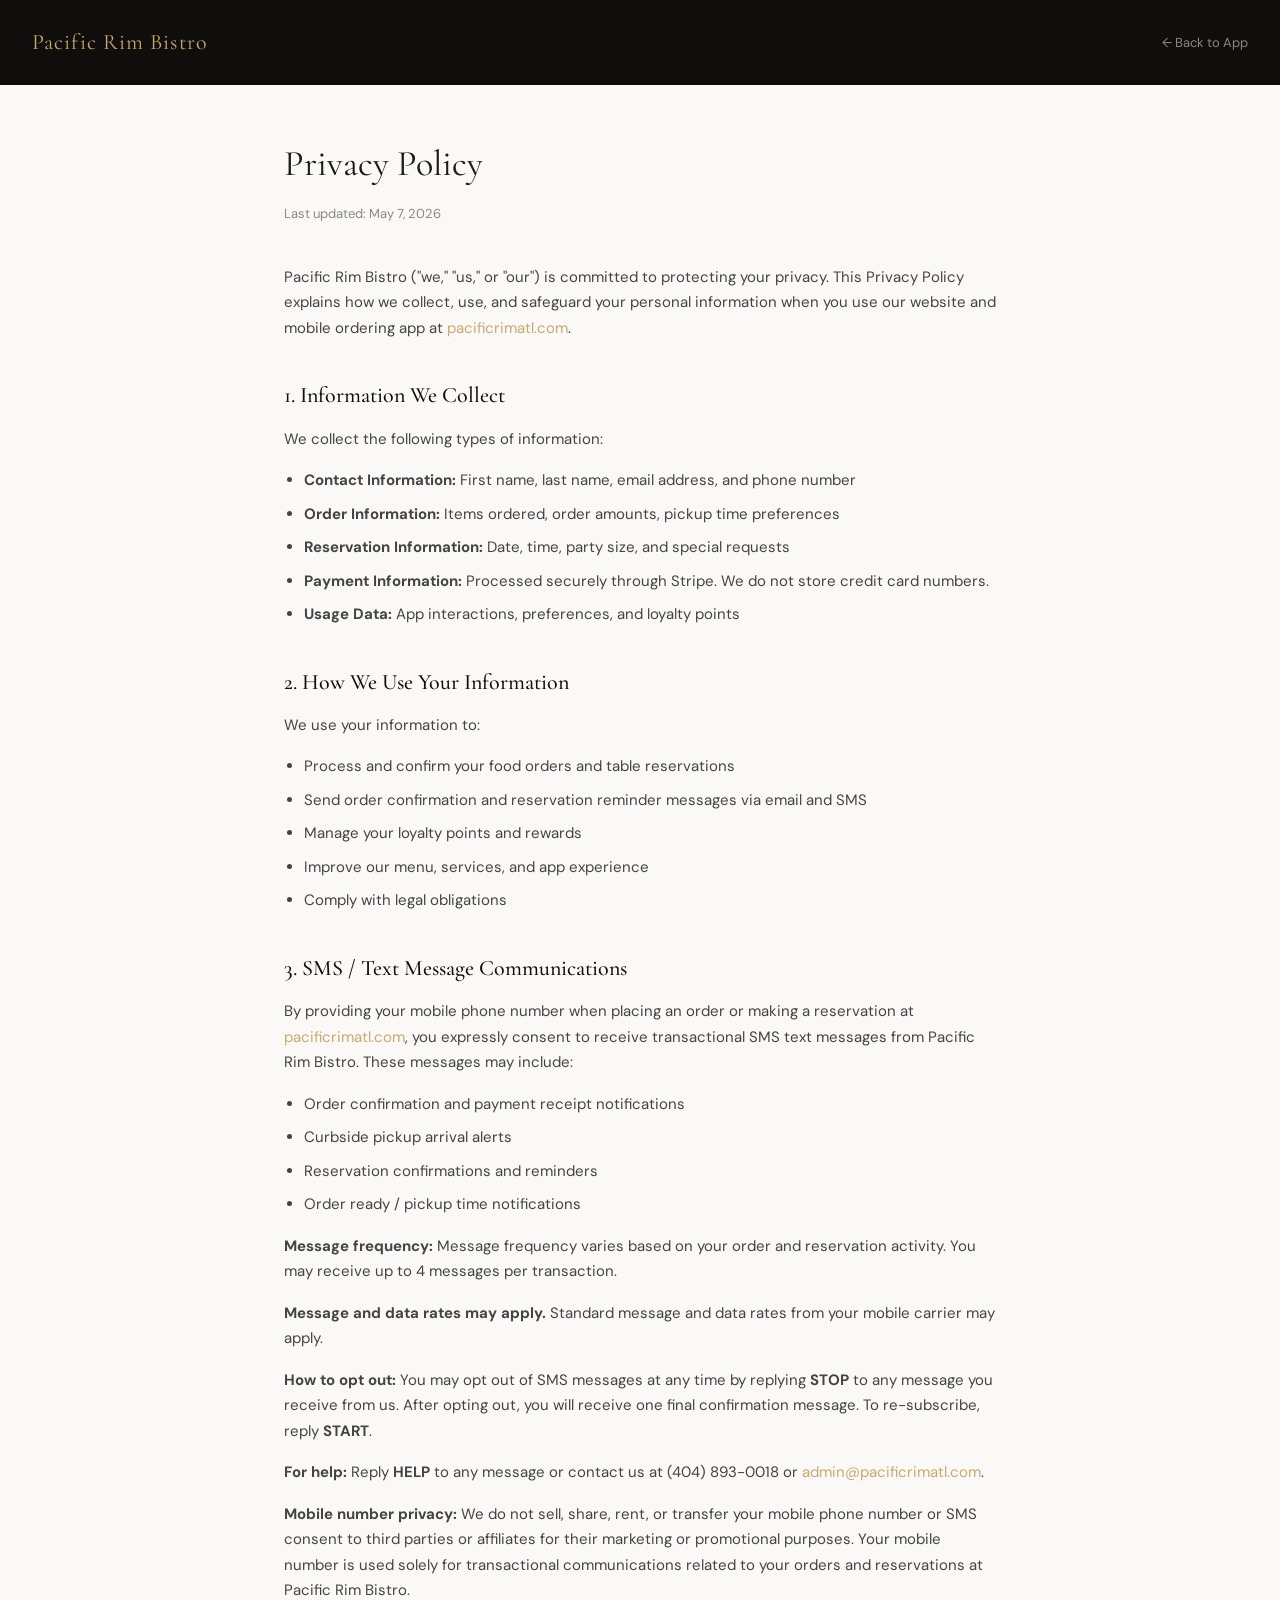
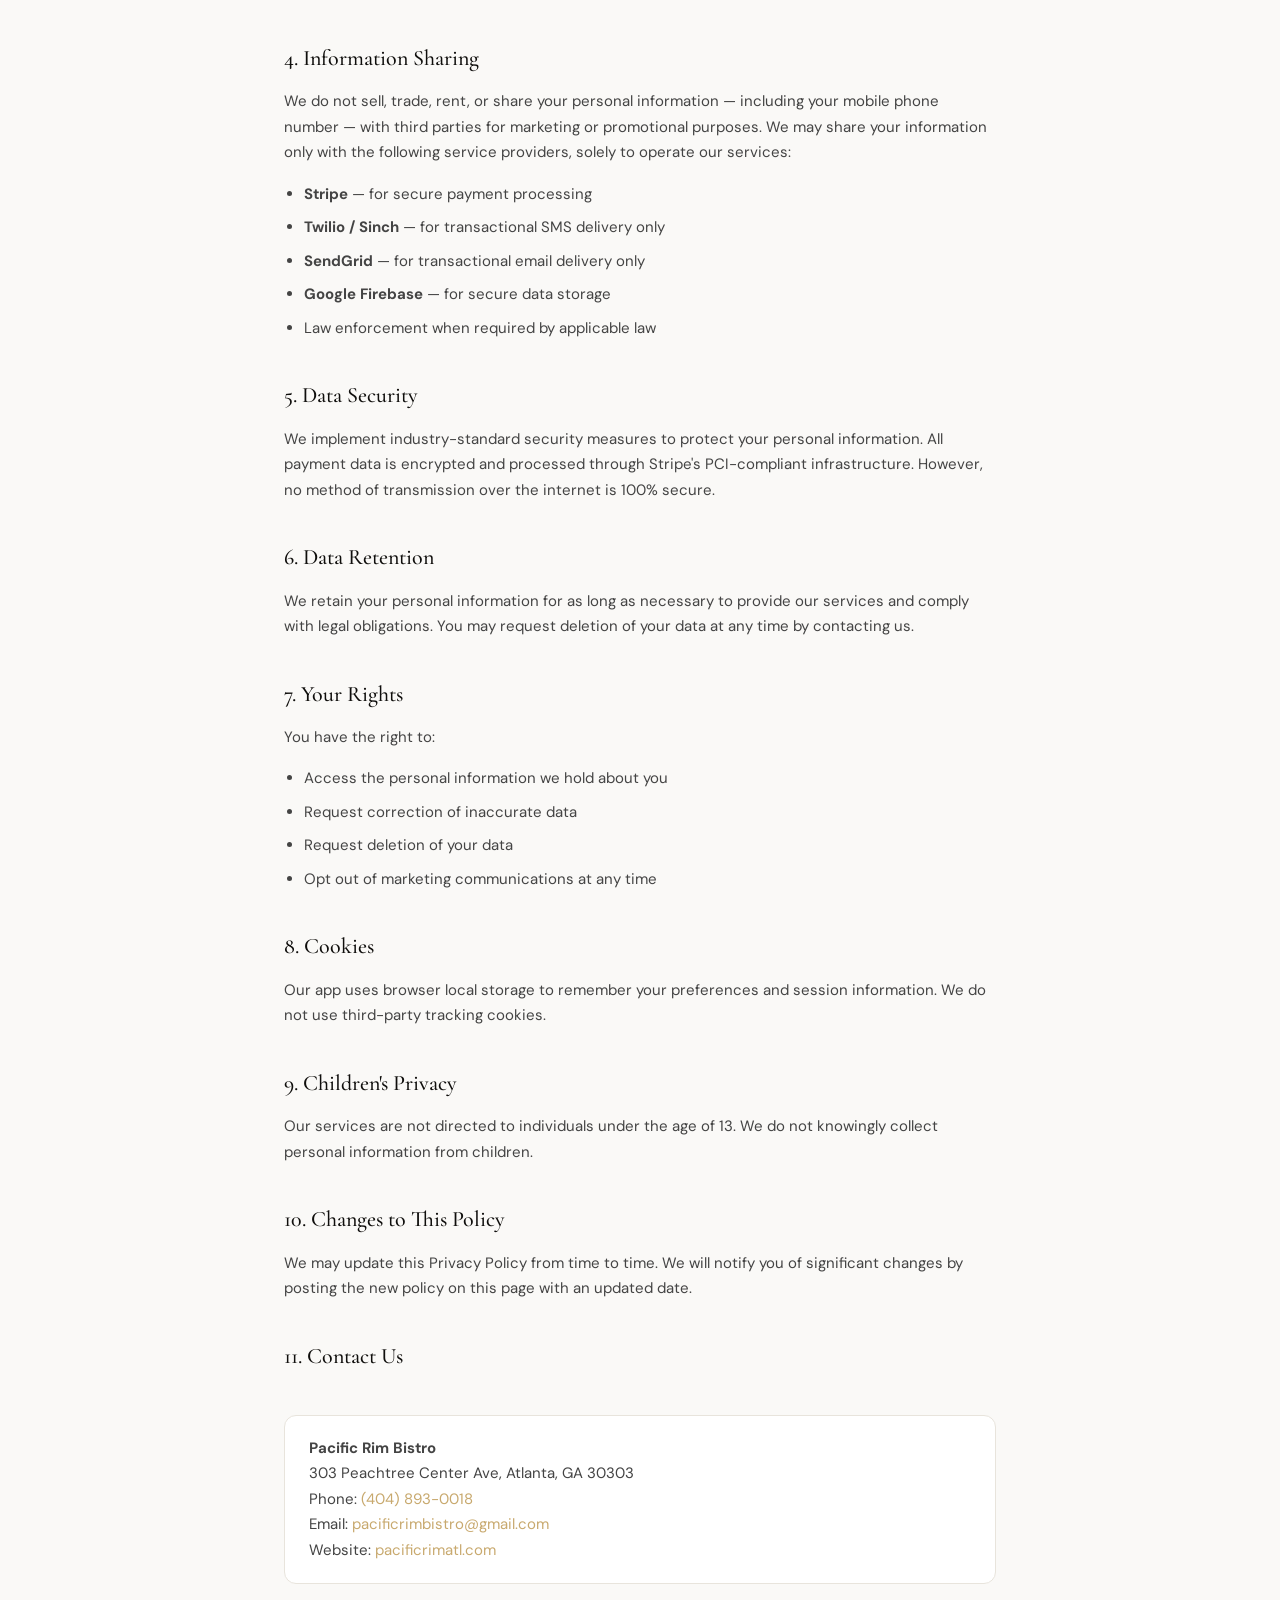
<file: privacy-policy.html>
<!DOCTYPE html>
<html lang="en">
<head>
  <meta charset="UTF-8"/>
  <meta name="viewport" content="width=device-width, initial-scale=1.0"/>
  <title>Privacy Policy — Pacific Rim Bistro</title>
  <link href="https://fonts.googleapis.com/css2?family=Cormorant+Garamond:wght@300;400;500;600&family=DM+Sans:wght@300;400;500&display=swap" rel="stylesheet"/>
  <style>
    * { box-sizing: border-box; margin: 0; padding: 0; }
    body { font-family: 'DM Sans', sans-serif; background: #faf9f7; color: #1a1a1a; line-height: 1.7; }
    .header { background: #0f0e0c; padding: 24px 32px; display: flex; align-items: center; justify-content: space-between; }
    .header-brand { font-family: 'Cormorant Garamond', serif; font-size: 22px; color: #c8a96e; letter-spacing: 0.05em; }
    .header a { color: rgba(255,255,255,0.5); font-size: 13px; text-decoration: none; }
    .header a:hover { color: #c8a96e; }
    .container { max-width: 760px; margin: 0 auto; padding: 48px 24px 80px; }
    h1 { font-family: 'Cormorant Garamond', serif; font-size: 36px; font-weight: 400; margin-bottom: 8px; }
    .updated { font-size: 13px; color: #888; margin-bottom: 40px; }
    h2 { font-family: 'Cormorant Garamond', serif; font-size: 22px; font-weight: 500; margin: 36px 0 12px; color: #0f0e0c; }
    p { margin-bottom: 16px; font-size: 15px; color: #444; }
    ul { margin: 0 0 16px 20px; }
    li { font-size: 15px; color: #444; margin-bottom: 8px; }
    .contact-box { background: #fff; border: 1px solid #e8e4dc; border-radius: 12px; padding: 20px 24px; margin-top: 40px; }
    .contact-box p { margin: 0; }
    a { color: #c8a96e; text-decoration: none; }
    a:hover { text-decoration: underline; }
  </style>
</head>
<body>

<div class="header">
  <div class="header-brand">Pacific Rim Bistro</div>
  <a href="/">← Back to App</a>
</div>

<div class="container">
  <h1>Privacy Policy</h1>
  <p class="updated">Last updated: May 7, 2026</p>

  <p>Pacific Rim Bistro ("we," "us," or "our") is committed to protecting your privacy. This Privacy Policy explains how we collect, use, and safeguard your personal information when you use our website and mobile ordering app at <a href="https://pacificrimatl.com">pacificrimatl.com</a>.</p>

  <h2>1. Information We Collect</h2>
  <p>We collect the following types of information:</p>
  <ul>
    <li><strong>Contact Information:</strong> First name, last name, email address, and phone number</li>
    <li><strong>Order Information:</strong> Items ordered, order amounts, pickup time preferences</li>
    <li><strong>Reservation Information:</strong> Date, time, party size, and special requests</li>
    <li><strong>Payment Information:</strong> Processed securely through Stripe. We do not store credit card numbers.</li>
    <li><strong>Usage Data:</strong> App interactions, preferences, and loyalty points</li>
  </ul>

  <h2>2. How We Use Your Information</h2>
  <p>We use your information to:</p>
  <ul>
    <li>Process and confirm your food orders and table reservations</li>
    <li>Send order confirmation and reservation reminder messages via email and SMS</li>
    <li>Manage your loyalty points and rewards</li>
    <li>Improve our menu, services, and app experience</li>
    <li>Comply with legal obligations</li>
  </ul>

  <h2>3. SMS / Text Message Communications</h2>
  <p>By providing your mobile phone number when placing an order or making a reservation at <a href="https://pacificrimatl.com">pacificrimatl.com</a>, you expressly consent to receive transactional SMS text messages from Pacific Rim Bistro. These messages may include:</p>
  <ul>
    <li>Order confirmation and payment receipt notifications</li>
    <li>Curbside pickup arrival alerts</li>
    <li>Reservation confirmations and reminders</li>
    <li>Order ready / pickup time notifications</li>
  </ul>
  <p><strong>Message frequency:</strong> Message frequency varies based on your order and reservation activity. You may receive up to 4 messages per transaction.</p>
  <p><strong>Message and data rates may apply.</strong> Standard message and data rates from your mobile carrier may apply.</p>
  <p><strong>How to opt out:</strong> You may opt out of SMS messages at any time by replying <strong>STOP</strong> to any message you receive from us. After opting out, you will receive one final confirmation message. To re-subscribe, reply <strong>START</strong>.</p>
  <p><strong>For help:</strong> Reply <strong>HELP</strong> to any message or contact us at (404) 893-0018 or <a href="mailto:admin@pacificrimatl.com">admin@pacificrimatl.com</a>.</p>
  <p><strong>Mobile number privacy:</strong> We do not sell, share, rent, or transfer your mobile phone number or SMS consent to third parties or affiliates for their marketing or promotional purposes. Your mobile number is used solely for transactional communications related to your orders and reservations at Pacific Rim Bistro.</p>

  <h2>4. Information Sharing</h2>
  <p>We do not sell, trade, rent, or share your personal information — including your mobile phone number — with third parties for marketing or promotional purposes. We may share your information only with the following service providers, solely to operate our services:</p>
  <ul>
    <li><strong>Stripe</strong> — for secure payment processing</li>
    <li><strong>Twilio / Sinch</strong> — for transactional SMS delivery only</li>
    <li><strong>SendGrid</strong> — for transactional email delivery only</li>
    <li><strong>Google Firebase</strong> — for secure data storage</li>
    <li>Law enforcement when required by applicable law</li>
  </ul>

  <h2>5. Data Security</h2>
  <p>We implement industry-standard security measures to protect your personal information. All payment data is encrypted and processed through Stripe's PCI-compliant infrastructure. However, no method of transmission over the internet is 100% secure.</p>

  <h2>6. Data Retention</h2>
  <p>We retain your personal information for as long as necessary to provide our services and comply with legal obligations. You may request deletion of your data at any time by contacting us.</p>

  <h2>7. Your Rights</h2>
  <p>You have the right to:</p>
  <ul>
    <li>Access the personal information we hold about you</li>
    <li>Request correction of inaccurate data</li>
    <li>Request deletion of your data</li>
    <li>Opt out of marketing communications at any time</li>
  </ul>

  <h2>8. Cookies</h2>
  <p>Our app uses browser local storage to remember your preferences and session information. We do not use third-party tracking cookies.</p>

  <h2>9. Children's Privacy</h2>
  <p>Our services are not directed to individuals under the age of 13. We do not knowingly collect personal information from children.</p>

  <h2>10. Changes to This Policy</h2>
  <p>We may update this Privacy Policy from time to time. We will notify you of significant changes by posting the new policy on this page with an updated date.</p>

  <h2>11. Contact Us</h2>
  <div class="contact-box">
    <p><strong>Pacific Rim Bistro</strong><br>
    303 Peachtree Center Ave, Atlanta, GA 30303<br>
    Phone: <a href="tel:4048930018">(404) 893-0018</a><br>
    Email: <a href="mailto:pacificrimbistro@gmail.com">pacificrimbistro@gmail.com</a><br>
    Website: <a href="https://pacificrimatl.com">pacificrimatl.com</a></p>
  </div>
</div>

</body>
</html>
</file>
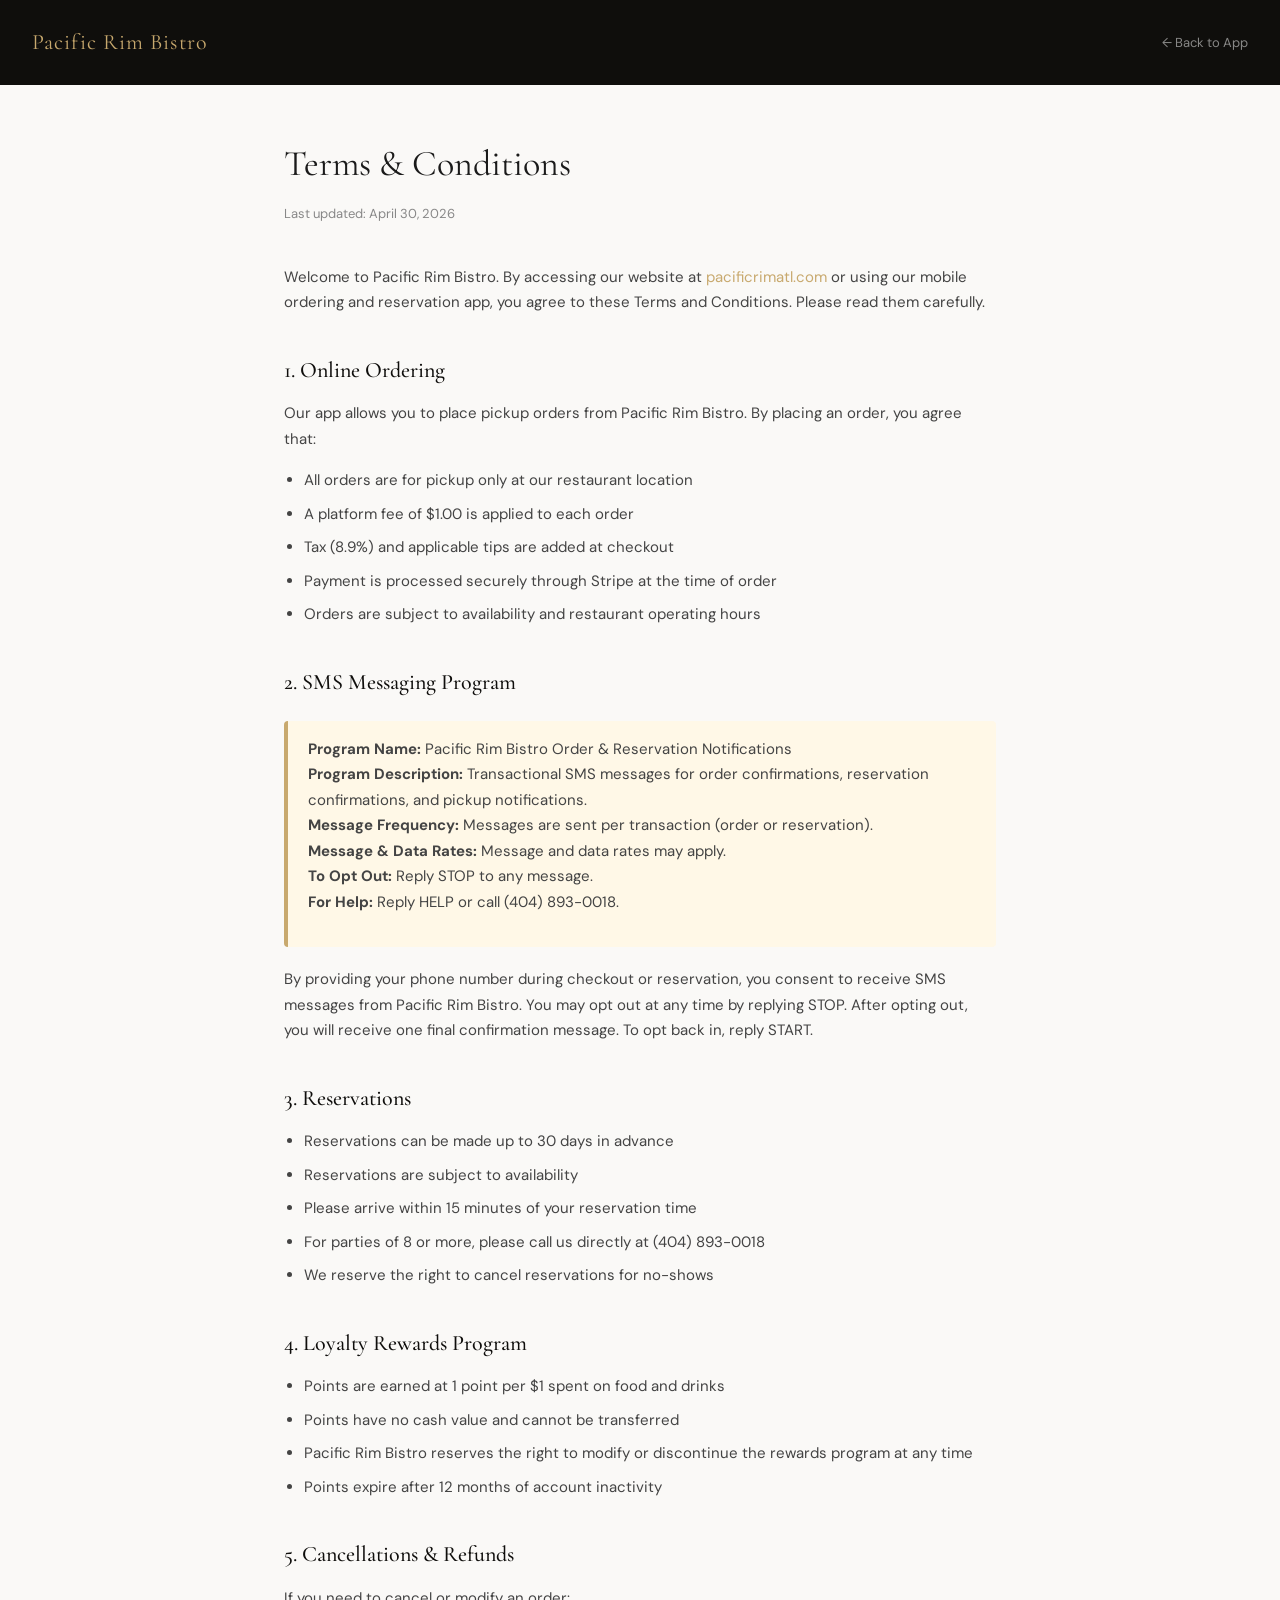
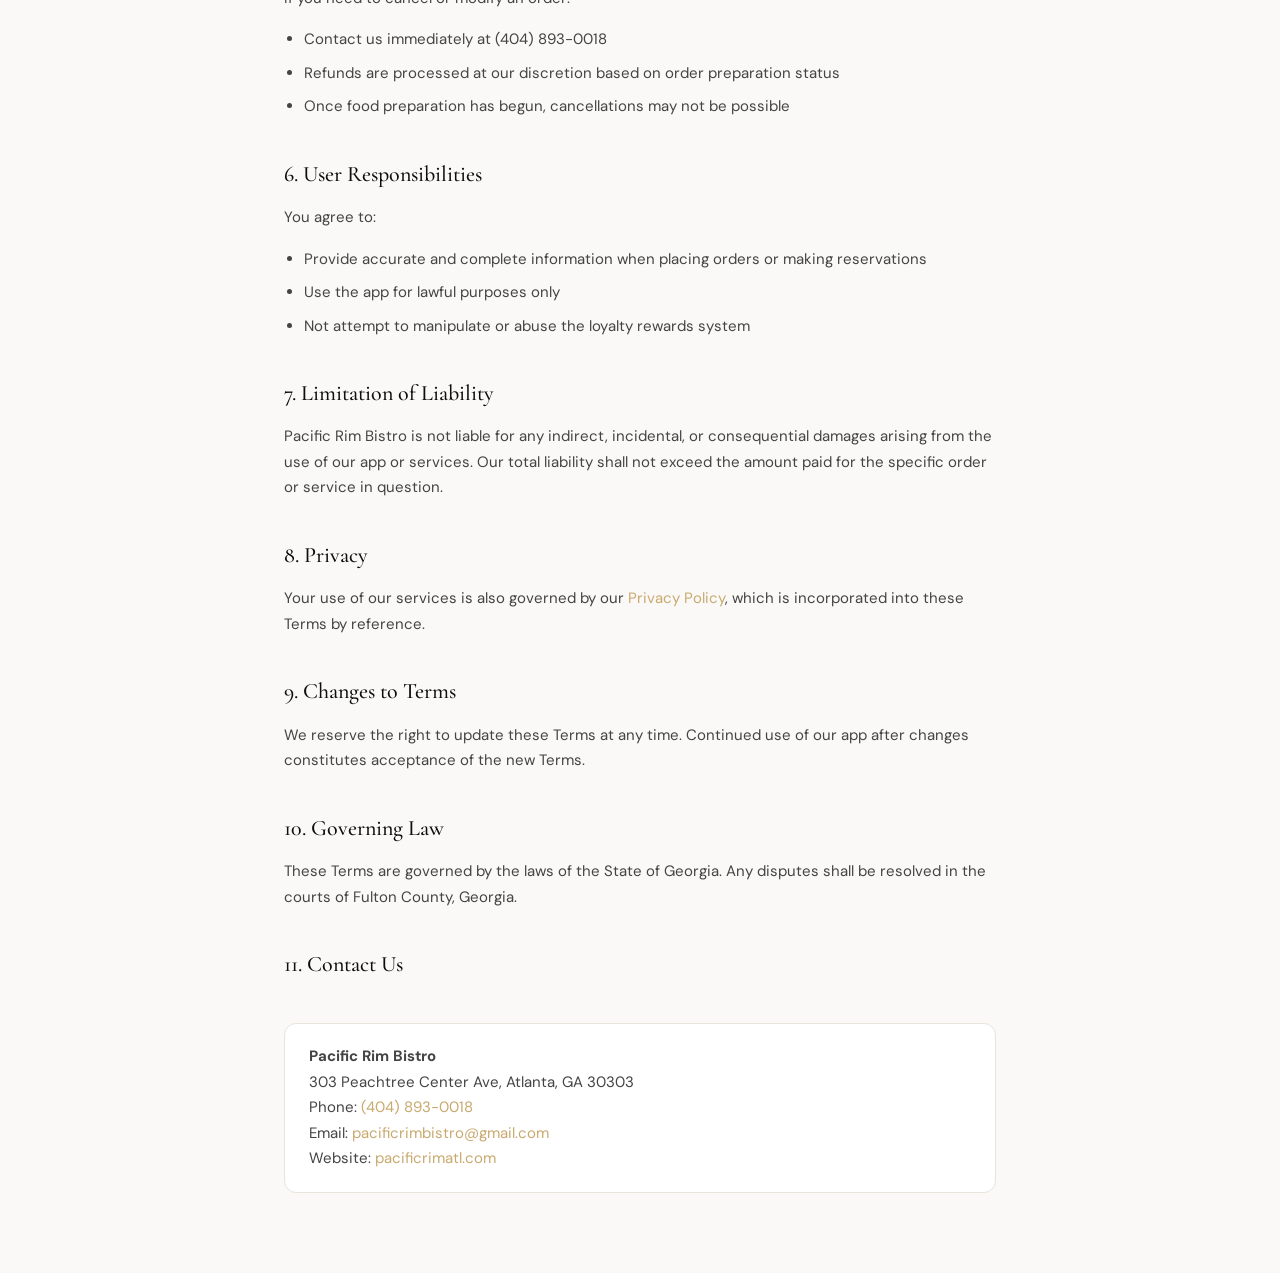
<file: terms.html>
<!DOCTYPE html>
<html lang="en">
<head>
  <meta charset="UTF-8"/>
  <meta name="viewport" content="width=device-width, initial-scale=1.0"/>
  <title>Terms & Conditions — Pacific Rim Bistro</title>
  <link href="https://fonts.googleapis.com/css2?family=Cormorant+Garamond:wght@300;400;500;600&family=DM+Sans:wght@300;400;500&display=swap" rel="stylesheet"/>
  <style>
    * { box-sizing: border-box; margin: 0; padding: 0; }
    body { font-family: 'DM Sans', sans-serif; background: #faf9f7; color: #1a1a1a; line-height: 1.7; }
    .header { background: #0f0e0c; padding: 24px 32px; display: flex; align-items: center; justify-content: space-between; }
    .header-brand { font-family: 'Cormorant Garamond', serif; font-size: 22px; color: #c8a96e; letter-spacing: 0.05em; }
    .header a { color: rgba(255,255,255,0.5); font-size: 13px; text-decoration: none; }
    .header a:hover { color: #c8a96e; }
    .container { max-width: 760px; margin: 0 auto; padding: 48px 24px 80px; }
    h1 { font-family: 'Cormorant Garamond', serif; font-size: 36px; font-weight: 400; margin-bottom: 8px; }
    .updated { font-size: 13px; color: #888; margin-bottom: 40px; }
    h2 { font-family: 'Cormorant Garamond', serif; font-size: 22px; font-weight: 500; margin: 36px 0 12px; color: #0f0e0c; }
    p { margin-bottom: 16px; font-size: 15px; color: #444; }
    ul { margin: 0 0 16px 20px; }
    li { font-size: 15px; color: #444; margin-bottom: 8px; }
    .highlight-box { background: #fff8e7; border-left: 4px solid #c8a96e; padding: 16px 20px; border-radius: 4px; margin: 20px 0; }
    .contact-box { background: #fff; border: 1px solid #e8e4dc; border-radius: 12px; padding: 20px 24px; margin-top: 40px; }
    .contact-box p { margin: 0; }
    a { color: #c8a96e; text-decoration: none; }
    a:hover { text-decoration: underline; }
  </style>
</head>
<body>

<div class="header">
  <div class="header-brand">Pacific Rim Bistro</div>
  <a href="/">← Back to App</a>
</div>

<div class="container">
  <h1>Terms & Conditions</h1>
  <p class="updated">Last updated: April 30, 2026</p>

  <p>Welcome to Pacific Rim Bistro. By accessing our website at <a href="https://pacificrimatl.com">pacificrimatl.com</a> or using our mobile ordering and reservation app, you agree to these Terms and Conditions. Please read them carefully.</p>

  <h2>1. Online Ordering</h2>
  <p>Our app allows you to place pickup orders from Pacific Rim Bistro. By placing an order, you agree that:</p>
  <ul>
    <li>All orders are for pickup only at our restaurant location</li>
    <li>A platform fee of $1.00 is applied to each order</li>
    <li>Tax (8.9%) and applicable tips are added at checkout</li>
    <li>Payment is processed securely through Stripe at the time of order</li>
    <li>Orders are subject to availability and restaurant operating hours</li>
  </ul>

  <h2>2. SMS Messaging Program</h2>
  <div class="highlight-box">
    <p><strong>Program Name:</strong> Pacific Rim Bistro Order & Reservation Notifications<br>
    <strong>Program Description:</strong> Transactional SMS messages for order confirmations, reservation confirmations, and pickup notifications.<br>
    <strong>Message Frequency:</strong> Messages are sent per transaction (order or reservation).<br>
    <strong>Message & Data Rates:</strong> Message and data rates may apply.<br>
    <strong>To Opt Out:</strong> Reply STOP to any message.<br>
    <strong>For Help:</strong> Reply HELP or call (404) 893-0018.</p>
  </div>
  <p>By providing your phone number during checkout or reservation, you consent to receive SMS messages from Pacific Rim Bistro. You may opt out at any time by replying STOP. After opting out, you will receive one final confirmation message. To opt back in, reply START.</p>

  <h2>3. Reservations</h2>
  <ul>
    <li>Reservations can be made up to 30 days in advance</li>
    <li>Reservations are subject to availability</li>
    <li>Please arrive within 15 minutes of your reservation time</li>
    <li>For parties of 8 or more, please call us directly at (404) 893-0018</li>
    <li>We reserve the right to cancel reservations for no-shows</li>
  </ul>

  <h2>4. Loyalty Rewards Program</h2>
  <ul>
    <li>Points are earned at 1 point per $1 spent on food and drinks</li>
    <li>Points have no cash value and cannot be transferred</li>
    <li>Pacific Rim Bistro reserves the right to modify or discontinue the rewards program at any time</li>
    <li>Points expire after 12 months of account inactivity</li>
  </ul>

  <h2>5. Cancellations & Refunds</h2>
  <p>If you need to cancel or modify an order:</p>
  <ul>
    <li>Contact us immediately at (404) 893-0018</li>
    <li>Refunds are processed at our discretion based on order preparation status</li>
    <li>Once food preparation has begun, cancellations may not be possible</li>
  </ul>

  <h2>6. User Responsibilities</h2>
  <p>You agree to:</p>
  <ul>
    <li>Provide accurate and complete information when placing orders or making reservations</li>
    <li>Use the app for lawful purposes only</li>
    <li>Not attempt to manipulate or abuse the loyalty rewards system</li>
  </ul>

  <h2>7. Limitation of Liability</h2>
  <p>Pacific Rim Bistro is not liable for any indirect, incidental, or consequential damages arising from the use of our app or services. Our total liability shall not exceed the amount paid for the specific order or service in question.</p>

  <h2>8. Privacy</h2>
  <p>Your use of our services is also governed by our <a href="/privacy-policy">Privacy Policy</a>, which is incorporated into these Terms by reference.</p>

  <h2>9. Changes to Terms</h2>
  <p>We reserve the right to update these Terms at any time. Continued use of our app after changes constitutes acceptance of the new Terms.</p>

  <h2>10. Governing Law</h2>
  <p>These Terms are governed by the laws of the State of Georgia. Any disputes shall be resolved in the courts of Fulton County, Georgia.</p>

  <h2>11. Contact Us</h2>
  <div class="contact-box">
    <p><strong>Pacific Rim Bistro</strong><br>
    303 Peachtree Center Ave, Atlanta, GA 30303<br>
    Phone: <a href="tel:4048930018">(404) 893-0018</a><br>
    Email: <a href="mailto:pacificrimbistro@gmail.com">pacificrimbistro@gmail.com</a><br>
    Website: <a href="https://pacificrimatl.com">pacificrimatl.com</a></p>
  </div>
</div>

</body>
</html>
</file>
